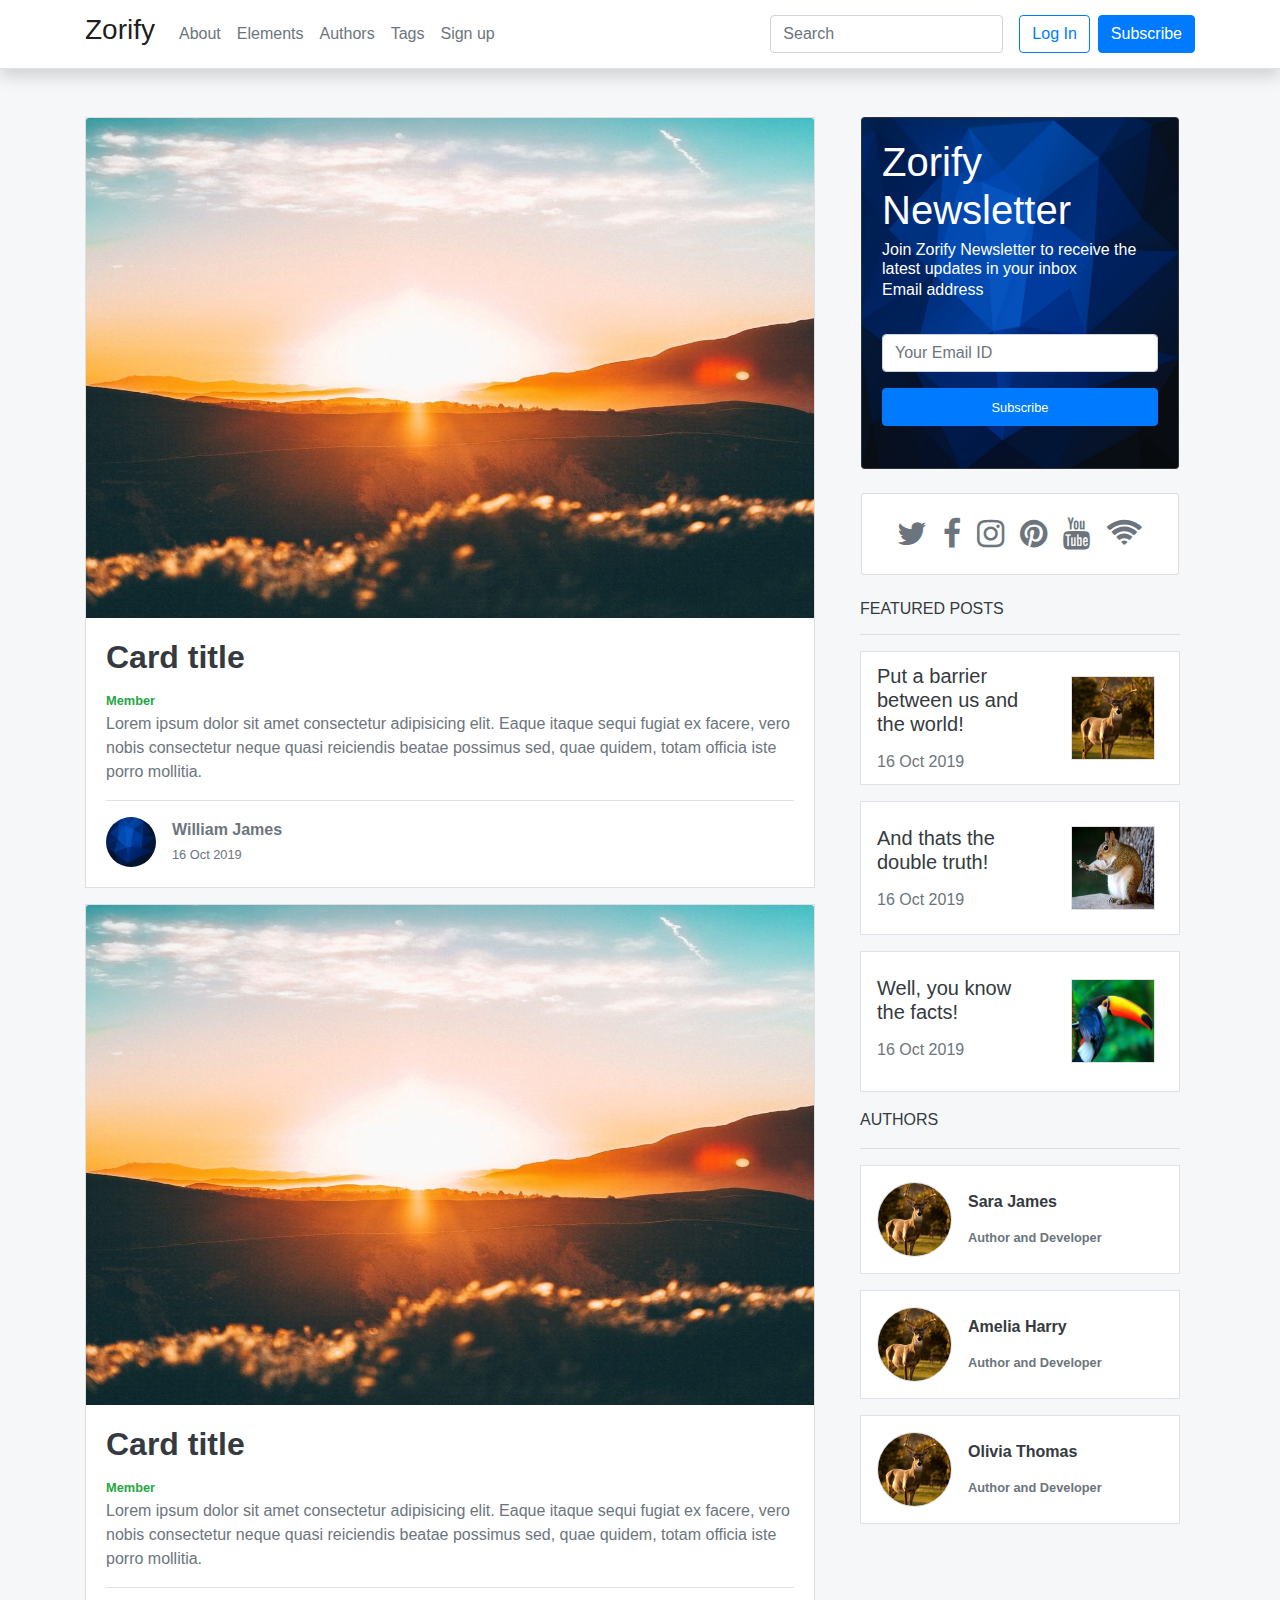
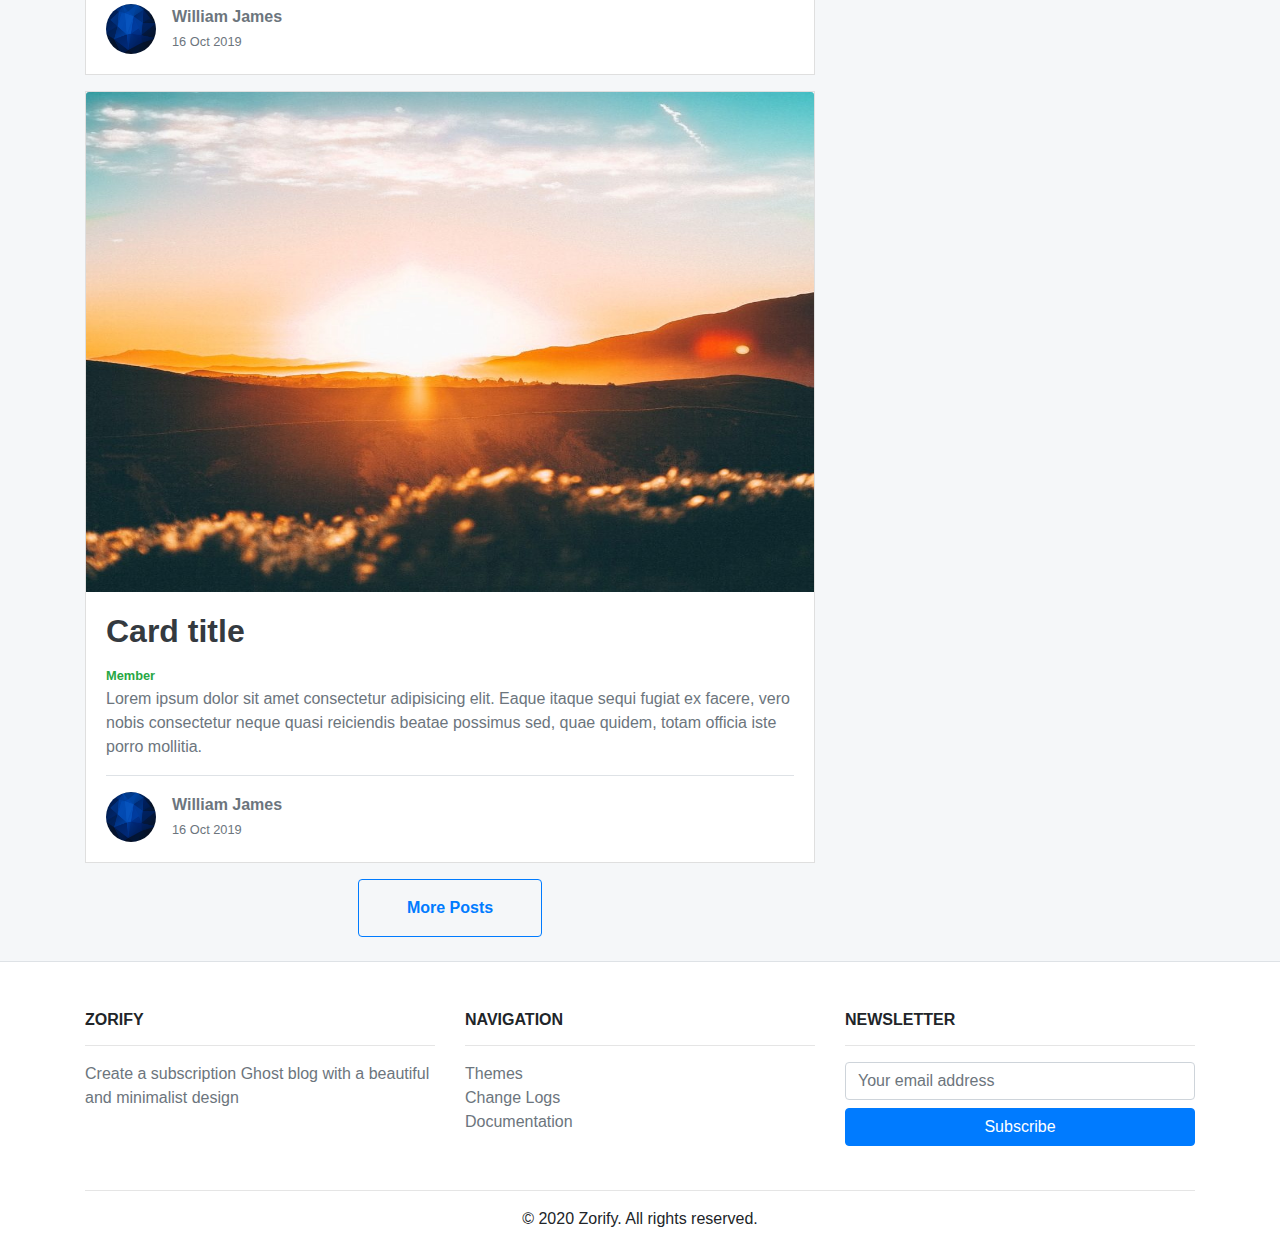
<file: index.html>
<!DOCTYPE html>
<html lang="en">

<head>
  <meta charset="UTF-8">
  <meta name="viewport" content="width=device-width, initial-scale=1.0">
  <title>Homepage - Zorify</title>

  <link rel="stylesheet" href="https://stackpath.bootstrapcdn.com/bootstrap/4.5.2/css/bootstrap.min.css">

  <!-- Custom Stylesheet -->
  <link rel="stylesheet" href="assets/css/style.css">
  <link rel="stylesheet" href="https://cdnjs.cloudflare.com/ajax/libs/font-awesome/4.7.0/css/font-awesome.min.css">

  <script src="https://code.jquery.com/jquery-3.5.1.slim.min.js"></script>
  <script src="https://cdn.jsdelivr.net/npm/popper.js@1.16.1/dist/umd/popper.min.js"></script>
  <script src="https://stackpath.bootstrapcdn.com/bootstrap/4.5.2/js/bootstrap.min.js"></script>

</head>

<body>

  <!-- Header -->
  <header class="header bg-white mb-5 rounded shadow">

    <div class="header bg-white mb-4 ">

      <nav class="navbar navbar-expand-lg navbar-light border-bottom">
        <div class="container">
          <a class="navbar-brand" href="/">
            <h3 class="text-bold">Zorify</h3>
          </a>
          <button class="navbar-toggler" type="button" data-toggle="collapse" data-target="#navbarSupportedContent" aria-controls="navbarSupportedContent" aria-expanded="false" aria-label="Toggle navigation">
            <span class="navbar-toggler-icon"></span>
          </button>

          <div class="collapse menu navbar-collapse text-secondary " id="navbarSupportedContent">
            <ul class="navbar-nav justify-content-center mr-auto h6 ">
              <li class="nav-item active">
                <a class="nav-link text-muted " href="post2.html">About <span class="sr-only">(current)</span></a>
              </li>
              <li class="nav-item active">
                <a class="nav-link text-muted " href="#">Elements <span class="sr-only">(current)</span></a>
              </li>
              
              <li class="nav-item active">
                <a class="nav-link text-muted " href="authors.html">Authors <span class="sr-only">(current)</span></a>
              </li>
              <li class="nav-item active">
                <a class="nav-link text-muted " href="tags.html">Tags<span class="sr-only">(current)</span></a>
              </li>
              <li class="nav-item active">
                <a class="nav-link text-muted " href="signup.html">Sign up<span class="sr-only">(current)</span></a>
              </li>
            </ul>
            <form class="form-inline my-2 my-lg-0">
              <input class="form-control mr-sm-2" type="search" placeholder="Search" aria-label="Search">
              <button class="btn btn-outline-primary my-2 mx-2 my-sm-0" type="submit">Log In</button>
              <button class="btn btn-primary my-2 my-sm-0 " type="submit">Subscribe</button>
            </form>
          </div>
        </div>
      </nav>

      
    </div>
  </header>


  <div class="container">

    <div class="row">
      <div class="col-lg-8">

        <!-- Blog posts -->
        <div class="card mb-3 rounded-0">
          <a href="post2.html" class="text-decoration-none text-dark">
            <img src="assets/images/temp1.jpg" height="500" class="card-img-top">
            <div class="card-body">
              <h5 class="card-title h2 font-weight-bold">Card title</h5>
              <small class="card-subtitle text-success font-weight-bold ">Member</small>
              <p class="text-muted ">Lorem ipsum dolor sit amet consectetur adipisicing elit. Eaque itaque sequi fugiat
                ex facere, vero nobis consectetur neque quasi reiciendis beatae possimus sed, quae quidem, totam officia
                iste porro mollitia.
              </p>
              <div class="d-flex align-items-center pt-3 border-top">
                <img src="assets/images/bgr.jpg" class="rounded-circle mr-3" height="50" width="50">
                <div>
                  <a href="#" class="h6 font-weight-bold m-0 text-muted">William James</a><br>
                  <small class="text-muted m-0">16 Oct 2019</small>
                </div>
              </div>
            </div>
          </a>
        </div>

        <div class="card mb-3 rounded-0">
          <a href="" class="text-decoration-none text-dark">
            <img src="assets/images/temp1.jpg" height="500" class="card-img-top">
            <div class="card-body">
              <h5 class="card-title h2 font-weight-bold">Card title</h5>
              <small class="card-subtitle text-success font-weight-bold">Member</small>
              <p class="text-muted">Lorem ipsum dolor sit amet consectetur adipisicing elit. Eaque itaque sequi fugiat
                ex facere, vero nobis consectetur neque quasi reiciendis beatae possimus sed, quae quidem, totam officia
                iste porro mollitia.
              </p>
              <div class="d-flex align-items-center pt-3 border-top">
                <img src="assets/images/bgr.jpg" class="rounded-circle mr-3" height="50" width="50">
                <div>
                  <a href="#" class="h6 font-weight-bold m-0 text-muted">William James</a><br>
                  <small class="text-muted m-0">16 Oct 2019</small>
                </div>
              </div>
            </div>
          </a>
        </div>
        <div class="card mb-3 rounded-0">
          <a href="" class="text-dark text-decoration-none">
            <img src="assets/images/temp1.jpg" height="500" class="card-img-top">
            <div class="card-body">
              <h5 class="card-title h2 font-weight-bold">Card title</h5>
              <small class="card-subtitle text-success font-weight-bold ">Member</small>
              <p class="text-muted">Lorem ipsum dolor sit amet consectetur adipisicing elit. Eaque itaque sequi fugiat
                ex facere, vero nobis consectetur neque quasi reiciendis beatae possimus sed, quae quidem, totam officia
                iste porro mollitia.
              </p>
              <div class="d-flex align-items-center pt-3 border-top">
                <img src="assets/images/bgr.jpg" class="rounded-circle mr-3" height="50" width="50">
                <div>
                  <a href="#" class="h6 font-weight-bold m-0 text-muted">William James</a><br>
                  <small class="text-muted m-0">16 Oct 2019</small>
                </div>
              </div>
            </div>
          </a>
        </div>
        <div class="text-center mb-4">
          <a class="btn btn-outline-primary font-weight-bold px-5 py-3" href="#" role="button">More Posts</a>
        </div>
      </div>

      <div class="col-lg-4">

        <!-- Sidebar -->
        <div class="card bg-dark mx-3 text-white">
          <img src="assets/images/bgr.jpg" class="card-img" height="350">
          <div class="card-img-overlay">
            <h1 class="card-title text-decoration-none">Zorify Newsletter</h1>
            <h6 class="card-subtitle ">Join Zorify Newsletter to receive the latest updates in your inbox</h6>
            <form>
              <div class="form-group">
                <label for="exampleFormControlInput1">Email address</label>
                <input type="email" class="form-control mt-4" id="emailid" placeholder="Your Email ID">
                <button type="submit" class="btn btn-primary btn-block mt-3"><small>Subscribe</small></button>
              </div>
            </form>
          </div>
        </div>
        <div class="card my-4 mx-3">
          <div class="d-flex flex-row justify-content-center border-0 p-4">
            <a href="#" class="fa fa-twitter fa-2x px-2 text-muted text-decoration-none"></a>
            <a href="#" class="fa fa-facebook fa-2x px-2 text-muted text-decoration-none"></a>
            <a href="#" class="fa fa-instagram fa-2x px-2 text-muted text-decoration-none"></a>
            <a href="#" class="fa fa-pinterest fa-2x px-2 text-muted text-decoration-none"></a>
            <a href="#" class="fa fa-youtube fa-2x px-2 text-muted text-decoration-none"></a>
            <a href="#" class="fa fa-wifi fa-2x px-2 text-muted text-decoration-none"></a>
          </div>
        </div>
        <div class="container">
          <h6 class="text-dark text-uppercase">Featured posts</h6>
          <hr>
          <a href="#" class="d-flex flex-row border bg-white mb-3 align-items-center justify-content-between text-decoration-none">
            <div class="px-3 h5 text-dark m-0 ct">
              <p id="ct">Put a barrier between us and the world!</p>
              <p class="text-muted h6 m-0">16 Oct 2019</p>
            </div>
            <div class="p-4"><img src="assets/images/a1.jpg" class="ml-0 border" height="84" width="84"></div>
          </a>
          <a href="#" class="d-flex flex-row border bg-white mb-3 align-items-center justify-content-between text-decoration-none">
            <div class="px-3 h5 text-dark m-0 ct">
              <p id="ct">And thats the double truth!</p>
              <p class="text-muted h6 m-0">16 Oct 2019</p>
            </div>
            <div class="p-4"><img src="assets/images/a2.jpg" class="ml-0 border" height="84" width="84"></div>
          </a>
          <a href="#" class="d-flex flex-row border bg-white mb-3 align-items-center justify-content-between text-decoration-none">
            <div class="px-3 h5 py-4 text-dark m-0">
              <p id="ct">Well, you know the facts!</p>
              <p class="text-muted h6 mt-0">16 Oct 2019</p>
            </div>
            <div class="p-4"><img src="assets/images/a3.jpg" class="ml-0 border" height="84" width="84"></div>
          </a>
        </div>

        <div class="container">
          <a class="h6 text-decoration-none text-dark text-uppercase" href="#">Authors&nbsp;</a>
          <hr>
          <a class="d-flex flex-row border bg-white mb-3 align-items-center text-decoration-none" href="#">
            <div class="p-3"><img src="assets/images/a1.jpg" class="ml-0 border rounded-circle" height="75" width="75">
            </div>
            <div class="h6 text-dark author m-0 font-weight-bold">
              <p id="tc">Sara James</p>
              <small class="text-muted font-weight-bold">Author and Developer</small>
            </div>
          </a>
          <a class="d-flex flex-row border bg-white mb-3 align-items-center text-decoration-none author" href="#">
            <div class="p-3"><img src="assets/images/a1.jpg" class="ml-0 border rounded-circle" height="75" width="75">
            </div>
            <div class="h6 text-dark author m-0 font-weight-bold">
              <p id="tc">Amelia Harry</p>
              <small class="text-muted font-weight-bold">Author and Developer</small>
            </div>
          </a>
          <a class="d-flex flex-row border bg-white mb-3 align-items-center text-decoration-none author" href="#">
            <div class="p-3"><img src="assets/images/a1.jpg" class="ml-0 border rounded-circle" height="75" width="75">
            </div>
            <div class="h6 text-dark author m-0 font-weight-bold">
              <p id="tc">Olivia Thomas</p>
              <small class="text-muted font-weight-bold">Author and Developer</small>
            </div>
          </a>
        </div>
      </div>
    </div>

  </div>

  <!-- Footer -->
  <footer class="bg-white border-top">
    <div class="container text-center text-md-left"" >
      <div class="row">
        <div class="col-md-4 my-5">
          <h6 class="text-uppercase font-weight-bold">Zorify</h6>
          <hr>
          <p class="text-muted">Create a subscription Ghost blog with a beautiful and minimalist design</p>
        </div>

        <div class="col-md-4 mt-5">
          <h6 class="text-uppercase font-weight-bold">Navigation</h6>
          <hr>
          <ul class="list-unstyled m-0">
            <li>
              <a href="#" class="text-decoration-none text-muted">Themes</a>
            </li>
            <li>
              <a href="#" class="text-decoration-none text-muted">Change Logs</a>
            </li>
            <li>
              <a href="#" class="text-decoration-none text-muted">Documentation</a>
            </li>
          </ul>
        </div>

        <div class="col-md-4 mt-5">
          <h6 class="text-uppercase font-weight-bold">Newsletter</h6>
          <hr>
          <input type="email" class="form-control mb-2" placeholder="Your email address">
          <button class="btn btn-primary btn-block" type="submit">Subscribe</button>
        </div>

        <div class="col-md-12 text-center pb-4">
          <hr>
          <p class="m-0">© 2020 Zorify. All rights reserved.</p>
        </div>
      </div>
    </div>
  </footer>


</body>

</html>
</file>
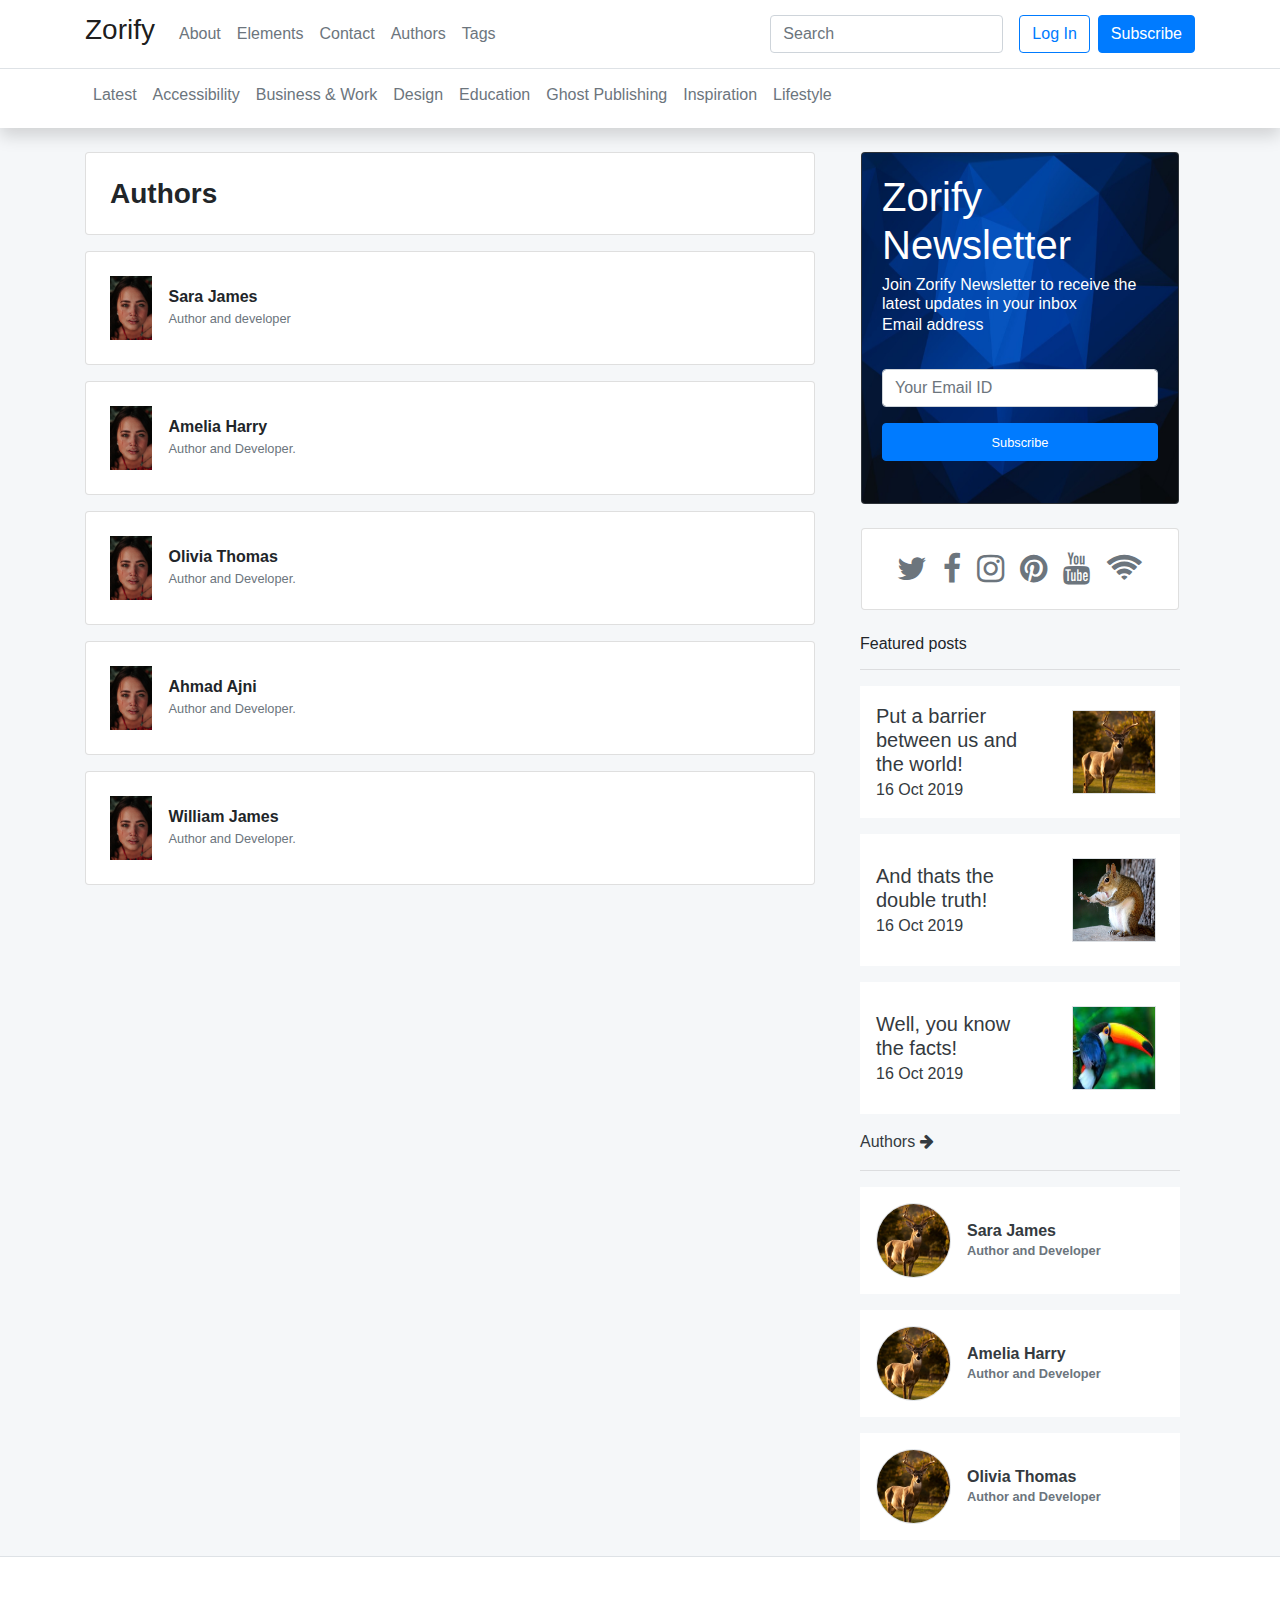
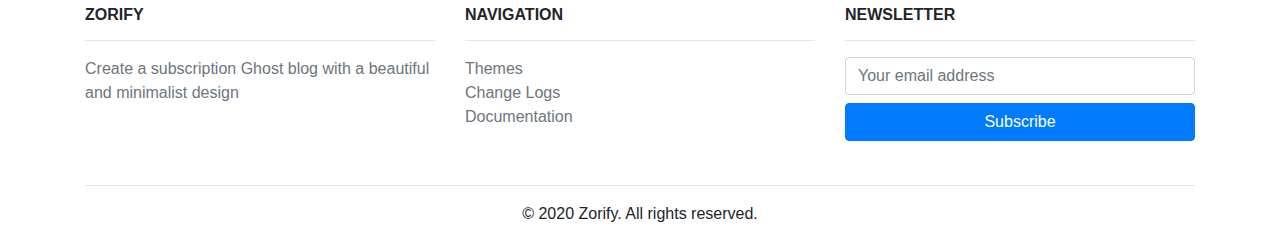
<file: authors.html>
<!DOCTYPE html>
<html lang="en">

<head>
  <meta charset="UTF-8">
  <meta name="viewport" content="width=device-width, initial-scale=1.0">
  <title>Authors</title>

  <link rel="stylesheet" href="https://stackpath.bootstrapcdn.com/bootstrap/4.5.2/css/bootstrap.min.css">

  <!-- Custom Stylesheet -->
  <link rel="stylesheet" href="assets/css/style.css">
  <link rel="stylesheet" href="https://cdnjs.cloudflare.com/ajax/libs/font-awesome/4.7.0/css/font-awesome.min.css">

  <script src="https://code.jquery.com/jquery-3.5.1.slim.min.js"></script>
  <script src="https://cdn.jsdelivr.net/npm/popper.js@1.16.1/dist/umd/popper.min.js"></script>
  <script src="https://stackpath.bootstrapcdn.com/bootstrap/4.5.2/js/bootstrap.min.js"></script>
</head>

<body>

  <!-- Header -->
  <div class="header bg-white mb-4 shadow">

    <nav class="navbar navbar-expand-lg navbar-light border-bottom">
      <div class="container">
        <a class="navbar-brand" href="/">
          <h3 class="text-bold">Zorify</h3>
        </a>
        <button class="navbar-toggler" type="button" data-toggle="collapse" data-target="#navbarSupportedContent" aria-controls="navbarSupportedContent" aria-expanded="false" aria-label="Toggle navigation">
          <span class="navbar-toggler-icon"></span>
        </button>

        <div class="collapse menu navbar-collapse text-secondary " id="navbarSupportedContent">
          <ul class="navbar-nav mr-auto h6 ">
            <li class="nav-item active">
              <a class="nav-link text-muted " href="post2.html">About <span class="sr-only">(current)</span></a>
            </li>
            <li class="nav-item active">
              <a class="nav-link text-muted " href="#">Elements <span class="sr-only">(current)</span></a>
            </li>
            <li class="nav-item active">
              <a class="nav-link text-muted " href="#">Contact<span class="sr-only">(current)</span></a>
            </li>
            <li class="nav-item active">
              <a class="nav-link text-muted " href="authors.html">Authors <span class="sr-only">(current)</span></a>
            </li>
            <li class="nav-item active">
              <a class="nav-link text-muted " href="tags.html">Tags<span class="sr-only">(current)</span></a>
            </li>
          </ul>
          <form class="form-inline my-2 my-lg-0">
            <input class="form-control mr-sm-2" type="search" placeholder="Search" aria-label="Search">
            <button class="btn btn-outline-primary my-2 mx-2 my-sm-0" type="submit">Log In</button>
            <button class="btn btn-primary my-2 my-sm-0 " type="submit">Subscribe</button>
          </form>
        </div>
      </div>
    </nav>


    <nav class="navbar navbar-expand-lg navbar-light">

      <div class="container">
        <div class="collapse navbar-collapse topnav" id="navbarSupportedContent">
          <ul class="navbar-nav mr-auto h6 mb-2">
            <li class="nav-item active ">
              <a class="nav-link text-muted " href="index.html">Latest<span class="sr-only">(current)</span></a>
            </li>
            <li class="nav-item active">
              <a class="nav-link text-muted" href="#">Accessibility</a>
            </li>
            <li class="nav-item active">
              <a class="nav-link text-muted" href="#">Business & Work </a>
            </li>
            <li class="nav-item active">
              <a class="nav-link text-muted" href="#">Design</a>
            </li>
            <li class="nav-item active">
              <a class="nav-link text-muted" href="#">Education</a>
            </li>
            <li class="nav-item active">
              <a class="nav-link text-muted" href="#">Ghost Publishing</a>
            </li>
            <li class="nav-item active">
              <a class="nav-link text-muted" href="#">Inspiration</a>
            </li>
            <li class="nav-item active">
              <a class="nav-link text-muted" href="#">Lifestyle</a>
            </li>
          </ul>
        </div>
      </div>
    </nav>
  </div>

  <div class="container ">

    <div class="row">
      <div class="col-sm-8">
        <div class="card p-4">
          <h1 class="header h3 m-0 font-weight-bold">Authors</h1>
        </div>

        <div class="card flex-row flex-wrap align-items-center p-4 my-3">
          <img src="assets/images/profile1.jpeg" height="64">
          <div class="card-block ml-3">
            <div class="card-title h6 font-weight-bold m-0">Sara James</div>
            <small class="card-subtitle text-muted m-0">Author and developer</small>
          </div>
        </div>
        <div class="card flex-row flex-wrap align-items-center p-4 my-3">
          <img src="assets/images/profile1.jpeg" height="64">
          <div class="card-block ml-3">
            <div class="card-title h6 font-weight-bold m-0">Amelia Harry</div>
            <small class="card-subtitle text-muted ">Author and Developer.</small>
          </div>
        </div>
        <div class="card flex-row flex-wrap align-items-center p-4 my-3">
          <img src="assets/images/profile1.jpeg" height="64">
          <div class="card-block ml-3">
            <div class="card-title h6 font-weight-bold m-0">Olivia Thomas</div>
            <small class="card-subtitle text-muted ">Author and Developer.</small>
          </div>
        </div>
        <div class="card flex-row flex-wrap align-items-center p-4 my-3">
          <img src="assets/images/profile1.jpeg" height="64">
          <div class="card-block ml-3">
            <div class="card-title h6 font-weight-bold m-0">Ahmad Ajni</div>
            <small class="card-subtitle text-muted ">Author and Developer.</small>
          </div>
        </div>
        <div class="card flex-row flex-wrap align-items-center p-4 my-3">
          <img src="assets/images/profile1.jpeg" height="64">
          <div class="card-block ml-3">
            <div class="card-title h6 font-weight-bold m-0">William James</div>
            <small class="card-subtitle text-muted ">Author and Developer.</small>
          </div>
        </div>
      </div>
      <div class="col-sm-4">

        <!-- Sidebar -->
        <div class="card bg-dark mx-3 text-white">
          <img src="assets/images/bgr.jpg" class="card-img" height="350">
          <div class="card-img-overlay">
            <h1 class="card-title">Zorify Newsletter</h1>
            <h6 class="card-subtitle ">Join Zorify Newsletter to receive the latest updates in your inbox</h6>
            <form>
              <div class="form-group">
                <label for="exampleFormControlInput1">Email address</label>
                <input type="email" class="form-control mt-4" id="emailid" placeholder="Your Email ID">
                <button type="submit" class="btn btn-primary btn-block mt-3"><small>Subscribe</small></button>
              </div>
            </form>
          </div>
        </div>
        <div class="card my-4 mx-3">
          <div class="d-flex flex-row justify-content-center border-0 p-4">
            <a href="#" class="fa fa-twitter fa-2x px-2 text-muted text-decoration-none"></a>
            <a href="#" class="fa fa-facebook fa-2x px-2 text-muted text-decoration-none"></a>
            <a href="#" class="fa fa-instagram fa-2x px-2 text-muted text-decoration-none"></a>
            <a href="#" class="fa fa-pinterest fa-2x px-2 text-muted text-decoration-none"></a>
            <a href="#" class="fa fa-youtube fa-2x px-2 text-muted text-decoration-none"></a>
            <a href="#" class="fa fa-wifi fa-2x px-2 text-muted text-decoration-none"></a>
          </div>
        </div>
        <div class="container">
          <h6 class="">Featured posts</h6>
          <hr>
          <a href="#" class="d-flex flex-row bg-white mb-3 align-items-center">
            <div class="px-3 h5 text-dark m-0">Put a barrier between us and the world!
              <footer class="pt-0 "><small class="text-dark">16 Oct 2019</small></footer>
            </div>
            <div class="p-4"><img src="assets/images/a1.jpg" class="ml-0 border" height="84" width="84"></div>
          </a>
          <a href="#" class="d-flex flex-row bg-white mb-3 align-items-center">
            <div class="px-3 h5 py-4 text-dark m-0">And thats the double truth!
              <footer class="pt-0 "><small class="text-dark">16 Oct 2019</small></footer>
            </div>
            <div class="p-4"><img src="assets/images/a2.jpg" class="ml-0 border" height="84" width="84"></div>
          </a>
          <a href="#" class="d-flex flex-row bg-white mb-3 align-items-center">
            <div class="px-3 h5 py-4 text-dark m-0">Well, you know the facts!
              <footer class="pt-0 "><small class="text-dark">16 Oct 2019</small></footer>
            </div>
            <div class="p-4"><img src="assets/images/a3.jpg" class="ml-0 border" height="84" width="84"></div>
          </a>
        </div>

        <div class="container">
          <a class="h6 text-decoration-none text-dark" href="#">Authors&nbsp;<i class="fa fa-xs fa-arrow-right"></i></a>
          <hr>
          <a class="d-flex flex-row bg-white mb-3 align-items-center text-decoration-none" href="#">
            <div class="p-3"><img src="assets/images/a1.jpg" class="ml-0 border rounded-circle" height="75" width="75"></div>
            <div class="h6 text-dark author m-0 font-weight-bold">Sara James
              <footer class="pt-0 "><small class="text-muted font-weight-bold">Author and Developer</small></footer>
            </div>
          </a>
          <a class="d-flex flex-row bg-white mb-3 align-items-center text-decoration-none author" href="#">
            <div class="p-3"><img src="assets/images/a1.jpg" class="ml-0 border rounded-circle" height="75" width="75"></div>
            <div class="h6 text-dark author m-0 font-weight-bold">Amelia Harry
              <footer class="pt-0 "><small class="text-muted font-weight-bold">Author and Developer</small></footer>
            </div>
          </a>
          <a class="d-flex flex-row bg-white mb-3 align-items-center text-decoration-none author" href="#">
            <div class="p-3"><img src="assets/images/a1.jpg" class="ml-0 border rounded-circle" height="75" width="75"></div>
            <div class="h6 text-dark author m-0 font-weight-bold">Olivia Thomas
              <footer class="pt-0 "><small class="text-muted font-weight-bold">Author and Developer</small></footer>
            </div>
          </a>
        </div>
      </div>
    </div>

  </div>

  <!-- Footer -->
  <footer class=" bg-white border-top">
    <div class="container text-center text-md-left">
      <div class="row">
        <div class="col-md-4 my-5">
          <h6 class="text-uppercase font-weight-bold">Zorify</h6>
          <hr>
          <p class="text-muted">Create a subscription Ghost blog with a beautiful and minimalist design</p>
        </div>

        <div class="col-md-4 mt-5">
          <h6 class="text-uppercase font-weight-bold">Navigation</h6>
          <hr>
          <ul class="list-unstyled m-0">
            <li>
              <a href="#" class="text-decoration-none text-muted">Themes</a>
            </li>
            <li>
              <a href="#" class="text-decoration-none text-muted">Change Logs</a>
            </li>
            <li>
              <a href="#" class="text-decoration-none text-muted">Documentation</a>
            </li>
          </ul>
        </div>

        <div class="col-md-4 mt-5">
          <h6 class="text-uppercase font-weight-bold">Newsletter</h6>
          <hr>
          <input type="email" class="form-control mb-2" placeholder="Your email address">
          <button class="btn btn-primary btn-block" type="submit">Subscribe</button>
        </div>

        <div class="col-md-12 text-center pb-4">
          <hr>
          <p class="m-0">© 2020 Zorify. All rights reserved.</p>
        </div>
      </div>
    </div>
  </footer>
</body>

</html>
</file>
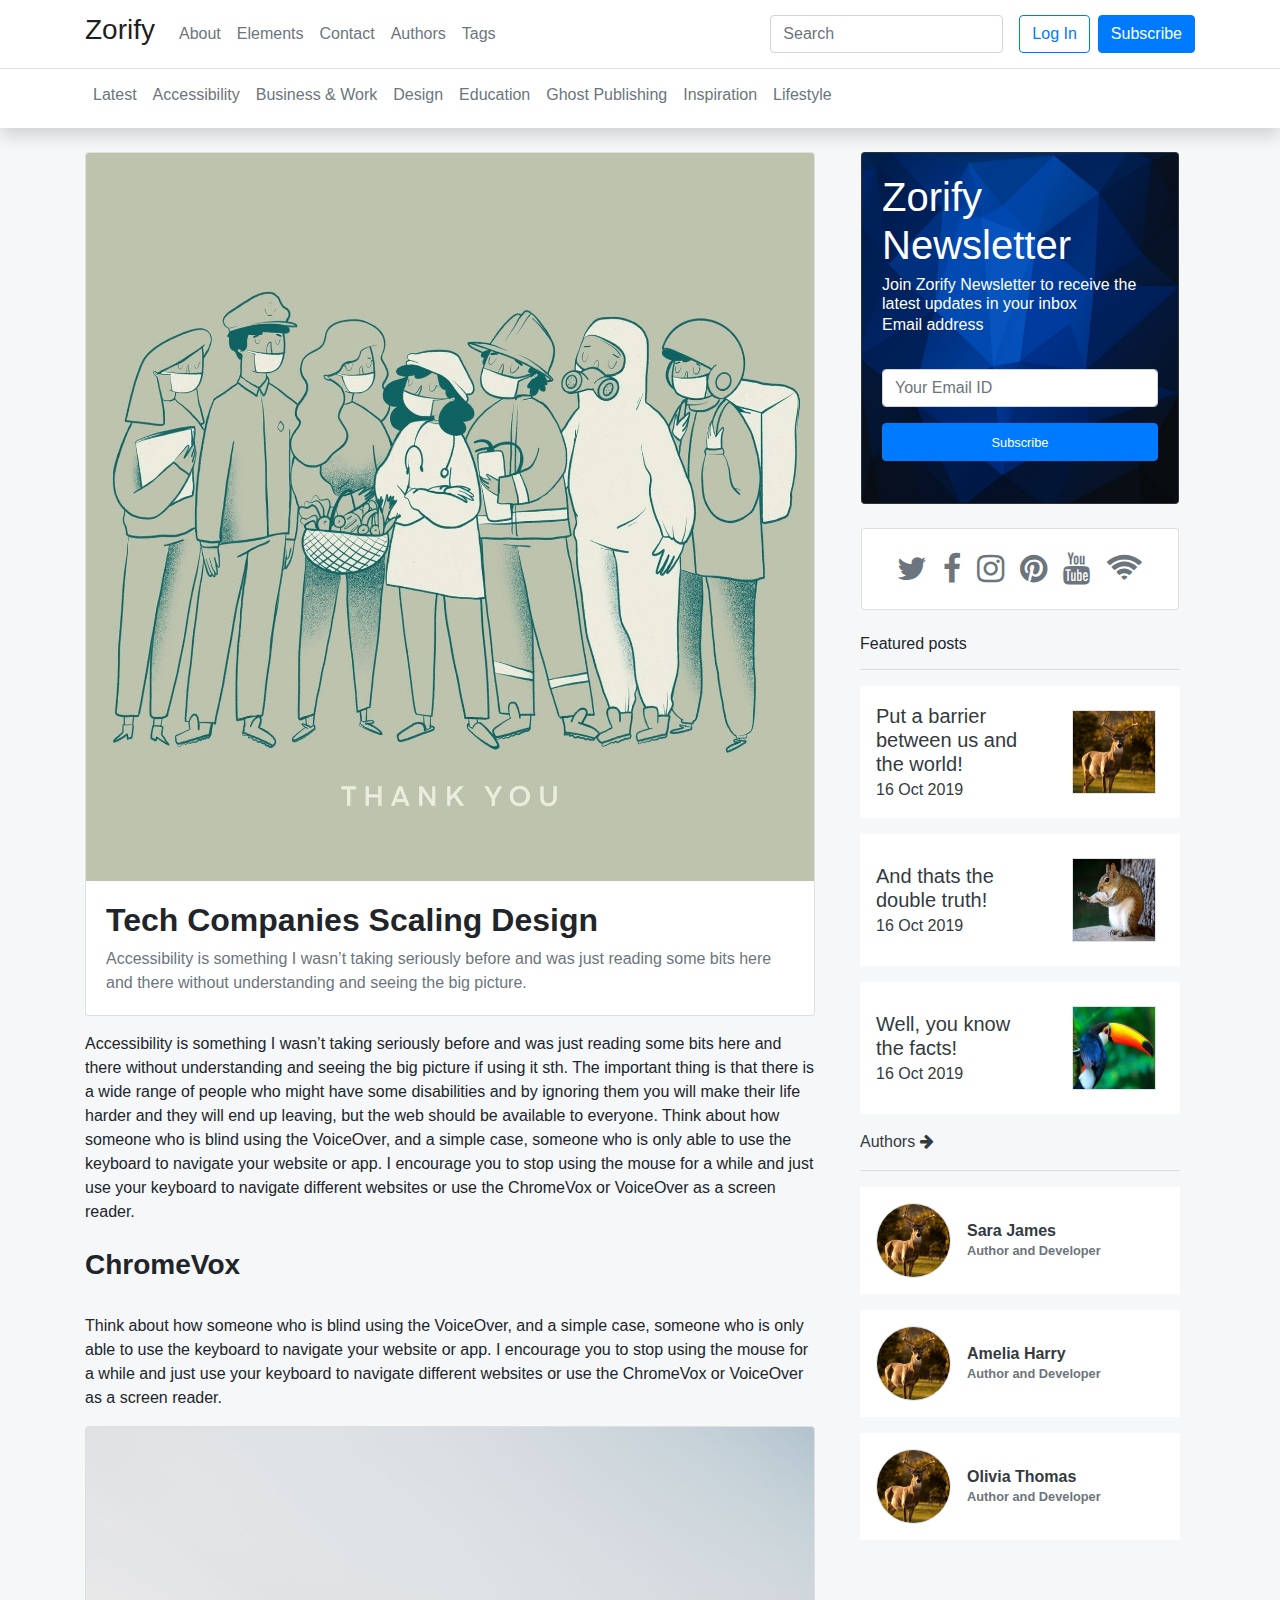
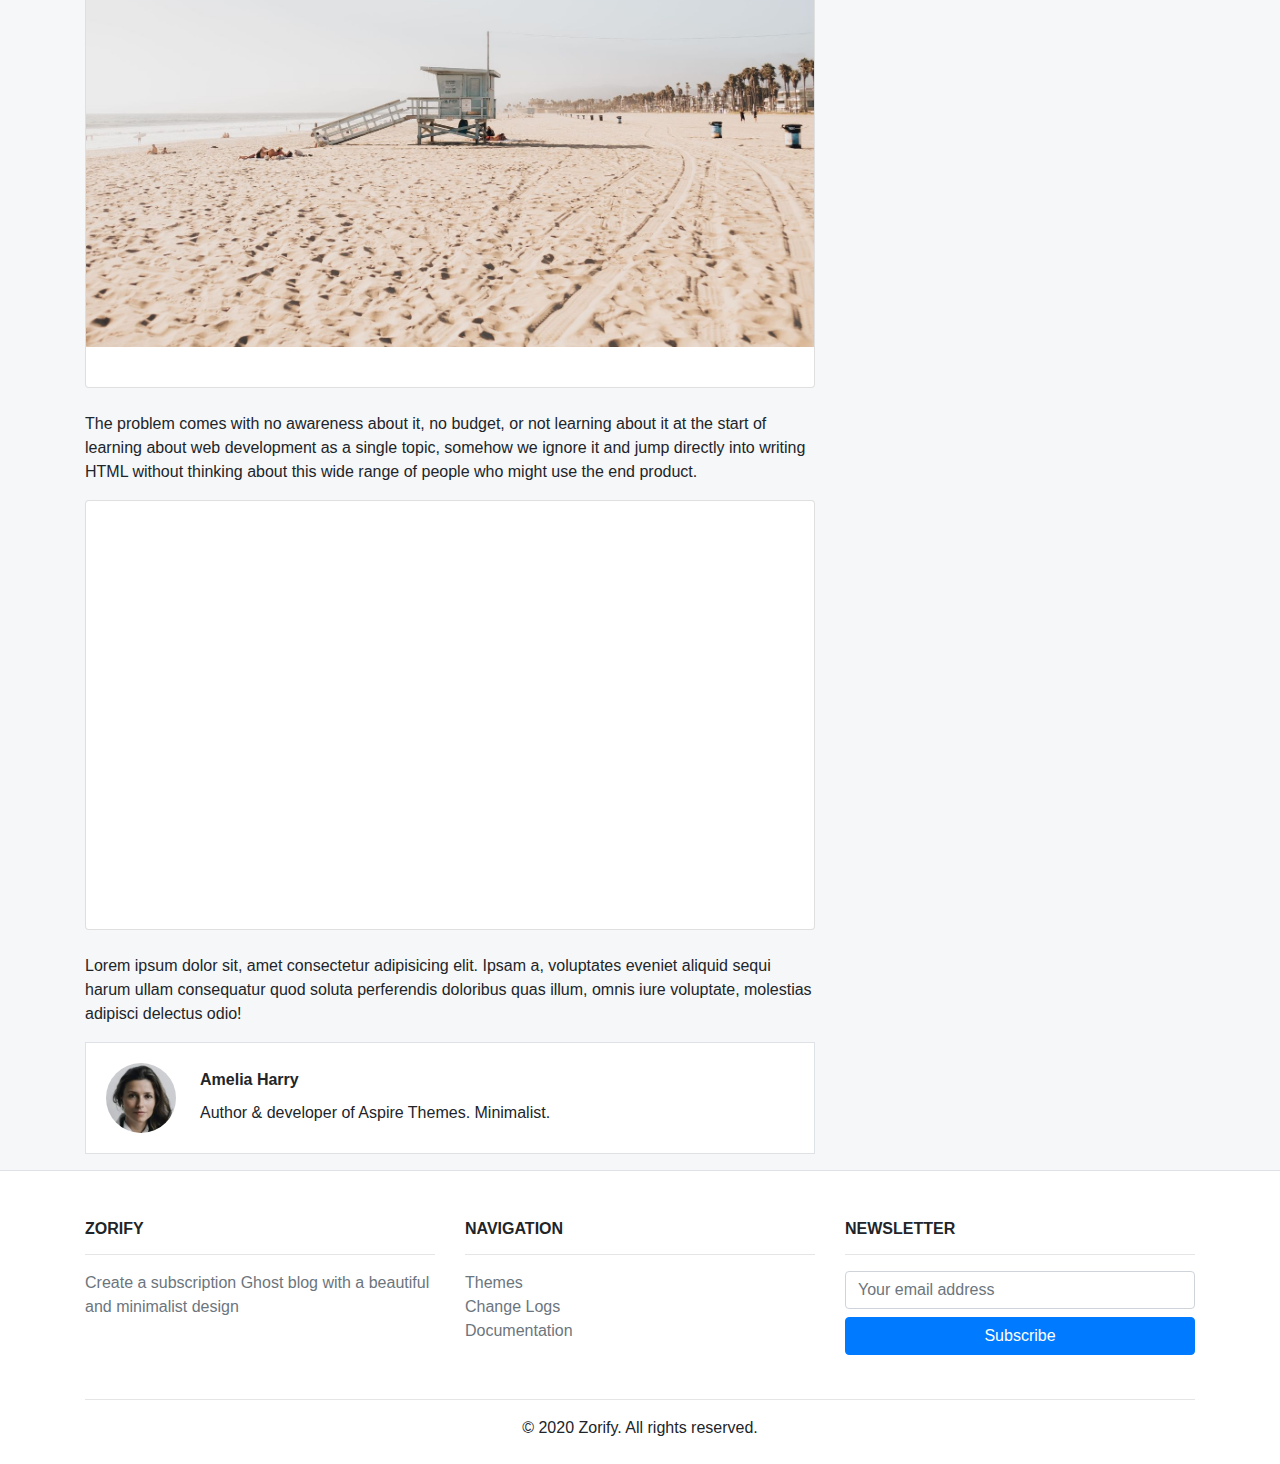
<file: post2.html>
<!DOCTYPE html>
<html lang="en">

<head>
  <meta charset="UTF-8">
  <meta name="viewport" content="width=device-width, initial-scale=1.0">
  <title>Homepage - Zorify</title>

  <link rel="stylesheet" href="https://stackpath.bootstrapcdn.com/bootstrap/4.5.2/css/bootstrap.min.css">

  <!-- Custom Stylesheet -->
  <link rel="stylesheet" href="/assets/css/style.css">
  <link rel="stylesheet" href="https://cdnjs.cloudflare.com/ajax/libs/font-awesome/4.7.0/css/font-awesome.min.css">

  <script src="https://code.jquery.com/jquery-3.5.1.slim.min.js"></script>
  <script src="https://cdn.jsdelivr.net/npm/popper.js@1.16.1/dist/umd/popper.min.js"></script>
  <script src="https://stackpath.bootstrapcdn.com/bootstrap/4.5.2/js/bootstrap.min.js"></script>

</head>

<body>

  <!-- Header -->
  <div class="header bg-white mb-4 shadow">

    <nav class="navbar navbar-expand-lg navbar-light border-bottom">
      <div class="container">
        <a class="navbar-brand" href="/">
          <h3 class="text-bold">Zorify</h3>
        </a>
        <button class="navbar-toggler" type="button" data-toggle="collapse" data-target="#navbarSupportedContent" aria-controls="navbarSupportedContent" aria-expanded="false" aria-label="Toggle navigation">
          <span class="navbar-toggler-icon"></span>
        </button>

        <div class="collapse menu navbar-collapse text-secondary " id="navbarSupportedContent">
          <ul class="navbar-nav mr-auto h6 ">
            <li class="nav-item active">
              <a class="nav-link text-muted " href="post2.html">About <span class="sr-only">(current)</span></a>
            </li>
            <li class="nav-item active">
              <a class="nav-link text-muted " href="#">Elements <span class="sr-only">(current)</span></a>
            </li>
            <li class="nav-item active">
              <a class="nav-link text-muted " href="#">Contact<span class="sr-only">(current)</span></a>
            </li>
            <li class="nav-item active">
              <a class="nav-link text-muted " href="authors.html">Authors <span class="sr-only">(current)</span></a>
            </li>
            <li class="nav-item active">
              <a class="nav-link text-muted " href="tags.html">Tags<span class="sr-only">(current)</span></a>
            </li>
          </ul>
          <form class="form-inline my-2 my-lg-0">
            <input class="form-control mr-sm-2" type="search" placeholder="Search" aria-label="Search">
            <button class="btn btn-outline-primary my-2 mx-2 my-sm-0" type="submit">Log In</button>
            <button class="btn btn-primary my-2 my-sm-0 " type="submit">Subscribe</button>
          </form>
        </div>
      </div>
    </nav>

    <nav class="navbar navbar-expand-lg navbar-light">

      <div class="container">
        <div class="collapse navbar-collapse topnav" id="navbarSupportedContent">
          <ul class="navbar-nav mr-auto h6 mb-2">
            <li class="nav-item active ">
              <a class="nav-link text-muted " href="index.html">Latest<span class="sr-only">(current)</span></a>
            </li>
            <li class="nav-item active">
              <a class="nav-link text-muted" href="#">Accessibility</a>
            </li>
            <li class="nav-item active">
              <a class="nav-link text-muted" href="#">Business & Work </a>
            </li>
            <li class="nav-item active">
              <a class="nav-link text-muted" href="#">Design</a>
            </li>
            <li class="nav-item active">
              <a class="nav-link text-muted" href="#">Education</a>
            </li>
            <li class="nav-item active">
              <a class="nav-link text-muted" href="#">Ghost Publishing</a>
            </li>
            <li class="nav-item active">
              <a class="nav-link text-muted" href="#">Inspiration</a>
            </li>
            <li class="nav-item active">
              <a class="nav-link text-muted" href="#">Lifestyle</a>
            </li>
          </ul>
        </div>
      </div>
    </nav>
  </div>

  <div class="container">

    <div class="row">
      <div class="col-sm-8">

        <!-- Blog posts -->
        <div class="card mb-3">
          <img src="assets/images/img1.jpg" class="card-img-top">
          <div class="card-body">
            <h2 class="font-weight-bold">Tech Companies Scaling Design</h2>
            <p class="card-text text-muted">Accessibility is something I wasn’t taking seriously before and was just reading some bits here and there without understanding and seeing the big picture.</p>
          </div>

        </div>
        Accessibility is something I wasn’t taking seriously before and was just reading some bits here and there without understanding and seeing the big picture if using it sth.

        The important thing is that there is a wide range of people who might have some disabilities and by ignoring them you will make their life harder and they will end up leaving, but the web should be available to everyone.

        Think about how someone who is blind using the VoiceOver, and a simple case, someone who is only able to use the keyboard to navigate your website or app.

        I encourage you to stop using the mouse for a while and just use your keyboard to navigate different websites or use the ChromeVox or VoiceOver as a screen reader.
        <br>
        <br>

        <h3 class="font-weight-bold">ChromeVox</h3>
        <br>
        <p>Think about how someone who is blind using the VoiceOver, and a simple case, someone who is only able to use the keyboard to navigate your website or app. I encourage you to stop using the mouse for a while and just use your keyboard to navigate different websites or use the ChromeVox or VoiceOver as a screen reader.</p>
        <div class="card mb-4">
          <img src="assets/images/img2.jpg" class="card-img-top">
          <div class="card-body">


          </div>
        </div>
        <p class="card-text">The problem comes with no awareness about it, no budget, or not learning about it at the start of learning about web development as a single topic, somehow we ignore it and jump directly into writing HTML without thinking about this wide range of people who might use the end product.</p>
        <div class="card mb-4">
          <iframe width="691" height="388" src="https://www.youtube.com/embed/FOIjvHjK0Rw" class="card-img-top" frameborder="0" allow="accelerometer; autoplay; encrypted-media; gyroscope; picture-in-picture" allowfullscreen></iframe>
          <div class="card-body">


          </div>
        </div>
        <p class="card-text">Lorem ipsum dolor sit, amet consectetur adipisicing elit. Ipsam a, voluptates eveniet aliquid sequi harum ullam consequatur quod soluta perferendis doloribus quas illum, omnis iure voluptate, molestias adipisci delectus odio!</p>


        <div class="border-0  bg-white mb-3">

          <div class=" card-body justify-content-start d-flex align-items-center border ">
            <span class=" icon d-flex justify-content-center flex-column align-items-center">
              <img src="assets/images/au1.jpg" class="rounded-circle width=" 70" height="70" alt=" msg">
            </span>
            <div class="ml-4 d-flex justify-content-start flex-column">
              <h6 class="card=title font-weight-bold ">Amelia Harry</h6>
              <p class="card-text m-0 p-0 mt-1 text-sm">Author & developer of Aspire Themes. Minimalist.</p>
            </div>
          </div>

        </div>

      </div>
      <div class="col-sm-4">

        <!-- Sidebar -->
        <div class="card bg-dark mx-3 text-white">
          <img src="assets/images/bgr.jpg" class="card-img" height="350">
          <div class="card-img-overlay">
            <h1 class="card-title">Zorify Newsletter</h1>
            <h6 class="card-subtitle ">Join Zorify Newsletter to receive the latest updates in your inbox</h6>
            <form>
              <div class="form-group">
                <label for="exampleFormControlInput1">Email address</label>
                <input type="email" class="form-control mt-4" id="emailid" placeholder="Your Email ID">
                <button type="submit" class="btn btn-primary btn-block mt-3"><small>Subscribe</small></button>
              </div>
            </form>
          </div>
        </div>
        <div class="card my-4 mx-3">
          <div class="d-flex flex-row justify-content-center border-0 p-4">
            <a href="#" class="fa fa-twitter fa-2x px-2 text-muted text-decoration-none"></a>
            <a href="#" class="fa fa-facebook fa-2x px-2 text-muted text-decoration-none"></a>
            <a href="#" class="fa fa-instagram fa-2x px-2 text-muted text-decoration-none"></a>
            <a href="#" class="fa fa-pinterest fa-2x px-2 text-muted text-decoration-none"></a>
            <a href="#" class="fa fa-youtube fa-2x px-2 text-muted text-decoration-none"></a>
            <a href="#" class="fa fa-wifi fa-2x px-2 text-muted text-decoration-none"></a>
          </div>
        </div>
        <div class="container">
          <h6 class="">Featured posts</h6>
          <hr>
          <a href="#" class="d-flex flex-row bg-white mb-3 align-items-center">
            <div class="px-3 h5 text-dark m-0">Put a barrier between us and the world!
              <footer class="pt-0 "><small class="text-dark">16 Oct 2019</small></footer>
            </div>
            <div class="p-4"><img src="assets/images/a1.jpg" class="ml-0 border" height="84" width="84"></div>
          </a>
          <a href="#" class="d-flex flex-row bg-white mb-3 align-items-center">
            <div class="px-3 h5 py-4 text-dark m-0">And thats the double truth!
              <footer class="pt-0 "><small class="text-dark">16 Oct 2019</small></footer>
            </div>
            <div class="p-4"><img src="assets/images/a2.jpg" class="ml-0 border" height="84" width="84"></div>
          </a>
          <a href="#" class="d-flex flex-row bg-white mb-3 align-items-center">
            <div class="px-3 h5 py-4 text-dark m-0">Well, you know the facts!
              <footer class="pt-0 "><small class="text-dark">16 Oct 2019</small></footer>
            </div>
            <div class="p-4"><img src="assets/images/a3.jpg" class="ml-0 border" height="84" width="84"></div>
          </a>
        </div>

        <div class="container">
          <a class="h6 text-decoration-none text-dark" href="#">Authors&nbsp;<i class="fa fa-xs fa-arrow-right"></i></a>
          <hr>
          <a class="d-flex flex-row bg-white mb-3 align-items-center text-decoration-none" href="#">
            <div class="p-3"><img src="assets/images/a1.jpg" class="ml-0 border rounded-circle" height="75" width="75"></div>
            <div class="h6 text-dark author m-0 font-weight-bold">Sara James
              <footer class="pt-0 "><small class="text-muted font-weight-bold">Author and Developer</small></footer>
            </div>
          </a>
          <a class="d-flex flex-row bg-white mb-3 align-items-center text-decoration-none author" href="#">
            <div class="p-3"><img src="assets/images/a1.jpg" class="ml-0 border rounded-circle" height="75" width="75"></div>
            <div class="h6 text-dark author m-0 font-weight-bold">Amelia Harry
              <footer class="pt-0 "><small class="text-muted font-weight-bold">Author and Developer</small></footer>
            </div>
          </a>
          <a class="d-flex flex-row bg-white mb-3 align-items-center text-decoration-none author" href="#">
            <div class="p-3"><img src="assets/images/a1.jpg" class="ml-0 border rounded-circle" height="75" width="75"></div>
            <div class="h6 text-dark author m-0 font-weight-bold">Olivia Thomas
              <footer class="pt-0 "><small class="text-muted font-weight-bold">Author and Developer</small></footer>
            </div>
          </a>
        </div>
      </div>
    </div>

  </div>


  </div>

  <!-- Footer -->
  <footer class=" bg-white border-top">
    <div class="container text-center text-md-left">
      <div class="row">
        <div class="col-md-4 my-5">
          <h6 class="text-uppercase font-weight-bold">Zorify</h6>
          <hr>
          <p class="text-muted">Create a subscription Ghost blog with a beautiful and minimalist design</p>
        </div>

        <div class="col-md-4 mt-5">
          <h6 class="text-uppercase font-weight-bold">Navigation</h6>
          <hr>
          <ul class="list-unstyled m-0">
            <li>
              <a href="#" class="text-decoration-none text-muted">Themes</a>
            </li>
            <li>
              <a href="#" class="text-decoration-none text-muted">Change Logs</a>
            </li>
            <li>
              <a href="#" class="text-decoration-none text-muted">Documentation</a>
            </li>
          </ul>
        </div>

        <div class="col-md-4 mt-5">
          <h6 class="text-uppercase font-weight-bold">Newsletter</h6>
          <hr>
          <input type="email" class="form-control mb-2" placeholder="Your email address">
          <button class="btn btn-primary btn-block" type="submit">Subscribe</button>
        </div>

        <div class="col-md-12 text-center pb-4">
          <hr>
          <p class="m-0">© 2020 Zorify. All rights reserved.</p>
        </div>
      </div>
    </div>
  </footer>
</body>

</html>
</file>
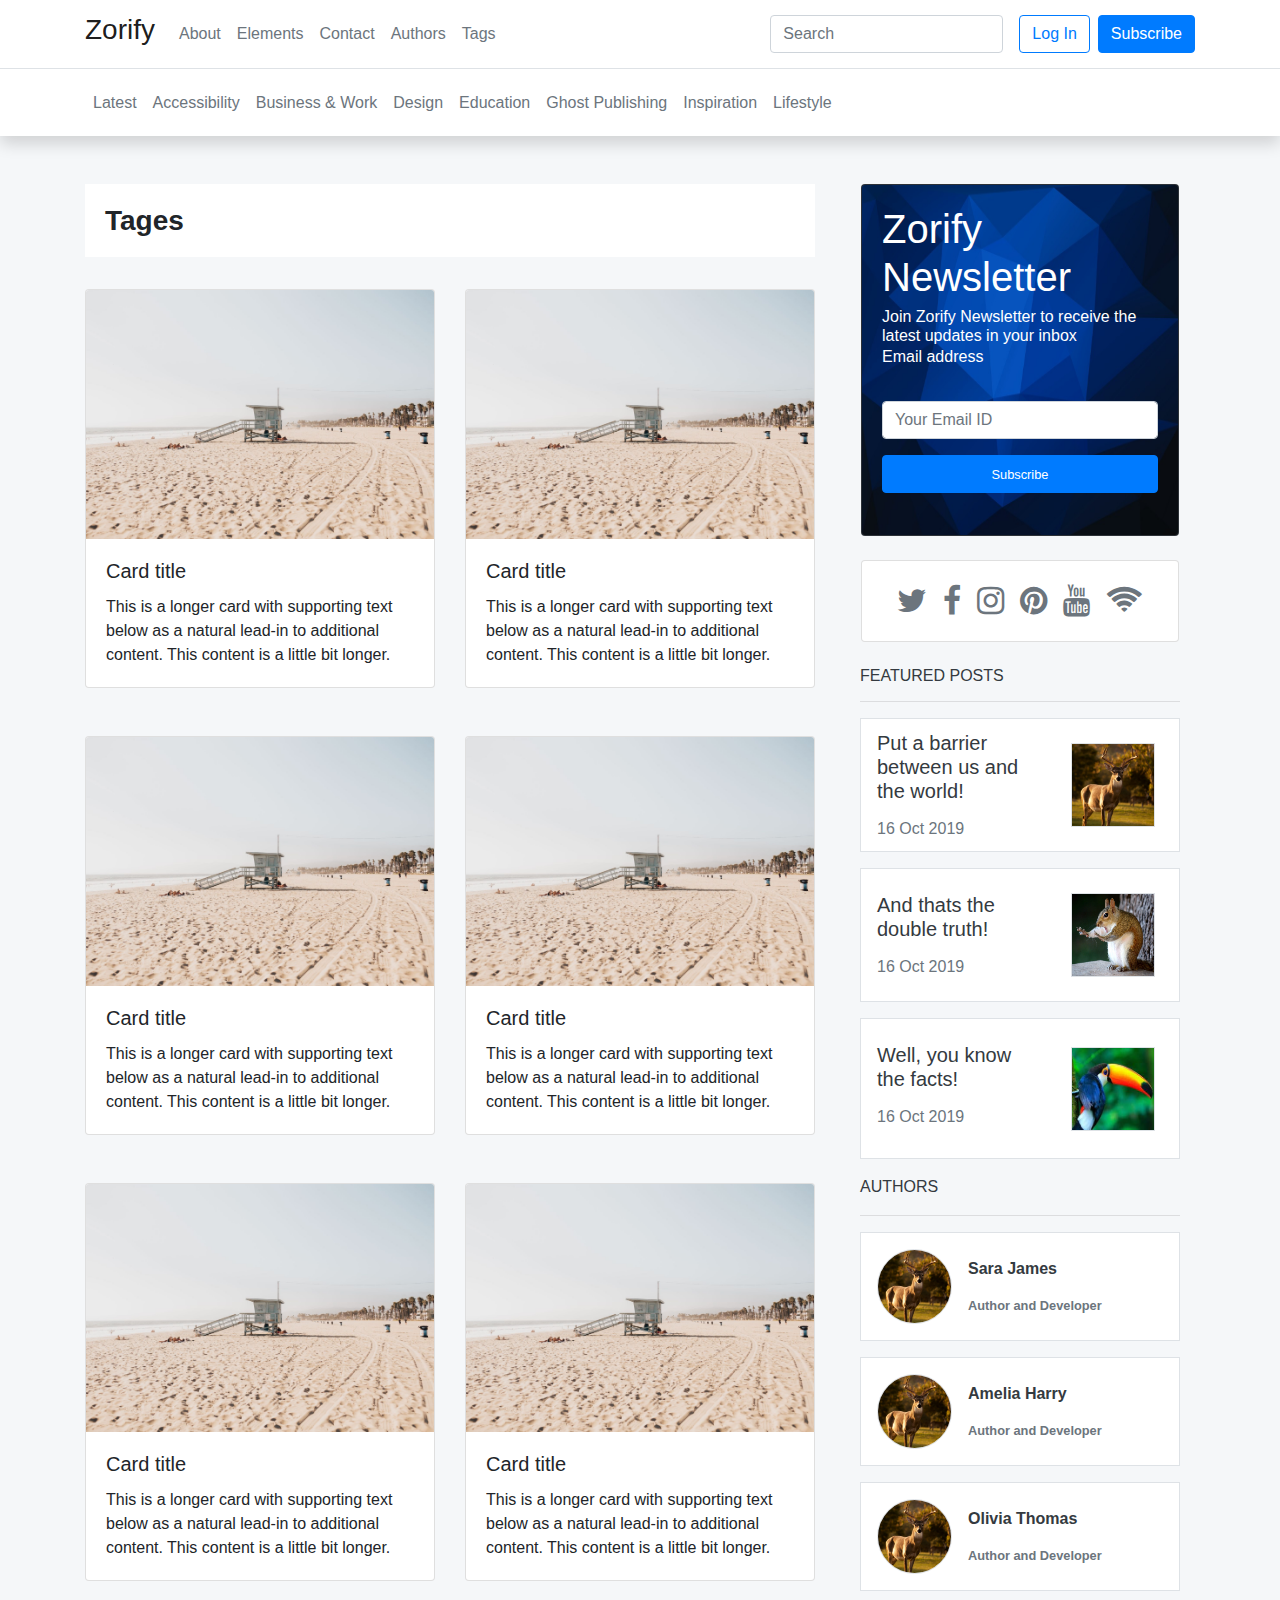
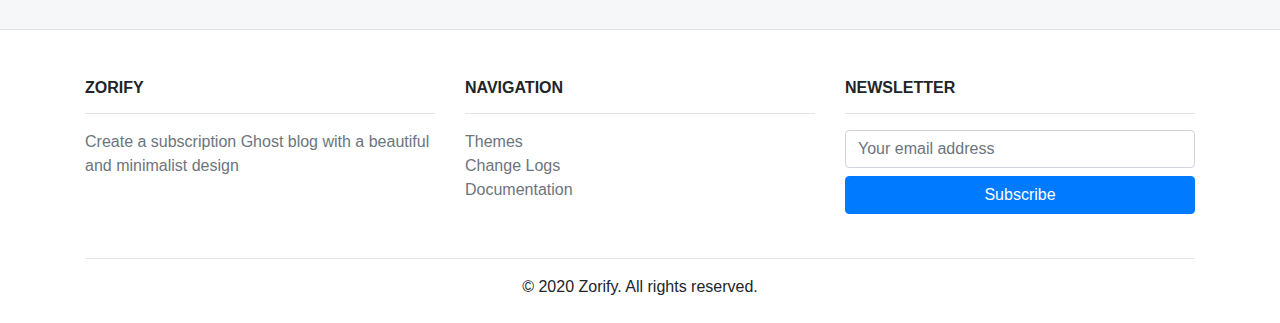
<file: tags.html>
<!DOCTYPE html>
<html lang="en">

<head>
  <meta charset="UTF-8">
  <meta name="viewport" content="width=device-width, initial-scale=1.0">
  <title>Homepage - Zorify</title>

  <link rel="stylesheet" href="https://stackpath.bootstrapcdn.com/bootstrap/4.5.2/css/bootstrap.min.css">

  <!-- Custom Stylesheet -->
  <link rel="stylesheet" href="assets/css/style.css">
  <link rel="stylesheet" href="https://cdnjs.cloudflare.com/ajax/libs/font-awesome/4.7.0/css/font-awesome.min.css">

  <script src="https://code.jquery.com/jquery-3.5.1.slim.min.js"></script>
  <script src="https://cdn.jsdelivr.net/npm/popper.js@1.16.1/dist/umd/popper.min.js"></script>
  <script src="https://stackpath.bootstrapcdn.com/bootstrap/4.5.2/js/bootstrap.min.js"></script>

</head>

<body>

  <!-- Header -->
  <div class="header bg-white mb-5 rounded shadow">

    <div class="header bg-white mb-4 ">

      <nav class="navbar navbar-expand-lg navbar-light border-bottom">
        <div class="container">
          <a class="navbar-brand" href="/">
            <h3 class="text-bold">Zorify</h3>
          </a>
          <button class="navbar-toggler" type="button" data-toggle="collapse" data-target="#navbarSupportedContent" aria-controls="navbarSupportedContent" aria-expanded="false" aria-label="Toggle navigation">
            <span class="navbar-toggler-icon"></span>
          </button>

          <div class="collapse menu navbar-collapse text-secondary " id="navbarSupportedContent">
            <ul class="navbar-nav mr-auto h6 ">
              <li class="nav-item active">
                <a class="nav-link text-muted " href="post2.html">About <span class="sr-only">(current)</span></a>
              </li>
              <li class="nav-item active">
                <a class="nav-link text-muted " href="#">Elements <span class="sr-only">(current)</span></a>
              </li>
              <li class="nav-item active">
                <a class="nav-link text-muted " href="#">Contact<span class="sr-only">(current)</span></a>
              </li>
              <li class="nav-item active">
                <a class="nav-link text-muted " href="authors.html">Authors <span class="sr-only">(current)</span></a>
              </li>
              <li class="nav-item active">
                <a class="nav-link text-muted " href="tags.html">Tags<span class="sr-only">(current)</span></a>
              </li>
            </ul>
            <form class="form-inline my-2 my-lg-0">
              <input class="form-control mr-sm-2" type="search" placeholder="Search" aria-label="Search">
              <button class="btn btn-outline-primary my-2 mx-2 my-sm-0" type="submit">Log In</button>
              <button class="btn btn-primary my-2 my-sm-0 " type="submit">Subscribe</button>
            </form>
          </div>
        </div>
      </nav>

      <nav class="navbar navbar-expand-lg navbar-light">

        <div class="container">
          <div class="collapse navbar-collapse topnav my-2" id="navbarSupportedContent">
            <ul class="navbar-nav h6">
              <li class="nav-item active ">
                <a class="nav-link text-muted " href="index.html">Latest<span class="sr-only">(current)</span></a>
              </li>
              <li class="nav-item active">
                <a class="nav-link text-muted" href="#">Accessibility</a>
              </li>
              <li class="nav-item active">
                <a class="nav-link text-muted" href="#">Business & Work </a>
              </li>
              <li class="nav-item active">
                <a class="nav-link text-muted" href="#">Design</a>
              </li>
              <li class="nav-item active">
                <a class="nav-link text-muted" href="#">Education</a>
              </li>
              <li class="nav-item active">
                <a class="nav-link text-muted" href="#">Ghost Publishing</a>
              </li>
              <li class="nav-item active">
                <a class="nav-link text-muted" href="#">Inspiration</a>
              </li>
              <li class="nav-item active">
                <a class="nav-link text-muted" href="#">Lifestyle</a>
              </li>
            </ul>
          </div>
        </div>
      </nav>
    </div>
  </div>

  <div class="container">

    <div class="row">
      <div class="col-md-8">

        <!-- Tages -->

        <div class="bg-white mb-3">
          <div class="card-body">
            <h3 class="font-weight-bold m-0">Tages</h3>
          </div>
        </div>
        <div class="row">

          <div class="col-6 mb-5 mt-3">
            <div class="card card-inverse bg-white">
              <img src="assets/images/img2.jpg" class="card-img-top" alt="...">
              <div class="card-body">
                <h5 class="card-title">Card title</h5>
                <p class="card-text">This is a longer card with supporting text below as a natural lead-in to additional
                  content. This content is a little bit longer.</p>

              </div>
            </div>

          </div>

          <div class="col-6 mb-5 mt-3">
            <div class="card card-inverse bg-white">
              <img src="assets/images/img2.jpg" class="card-img-top" alt="...">
              <div class="card-body">
                <h5 class="card-title">Card title</h5>
                <p class="card-text">This is a longer card with supporting text below as a natural lead-in to additional
                  content. This content is a little bit longer.</p>

              </div>
            </div>

          </div>



          <div class="col-6 mb-5">
            <div class="card card-inverse bg-white">
              <img src="assets/images/img2.jpg" class="card-img-top" alt="...">
              <div class="card-body">
                <h5 class="card-title">Card title</h5>
                <p class="card-text">This is a longer card with supporting text below as a natural lead-in to additional
                  content. This content is a little bit longer.</p>

              </div>
            </div>

          </div>
          <div class="col-6 mb-5">
            <div class="card card-inverse bg-white">
              <img src="assets/images/img2.jpg" class="card-img-top" alt="...">
              <div class="card-body">
                <h5 class="card-title">Card title</h5>
                <p class="card-text">This is a longer card with supporting text below as a natural lead-in to additional
                  content. This content is a little bit longer.</p>

              </div>
            </div>

          </div>

          <div class="col-6 mb-5">
            <div class="card card-inverse bg-white">
              <img src="assets/images/img2.jpg" class="card-img-top" alt="...">
              <div class="card-body">
                <h5 class="card-title">Card title</h5>
                <p class="card-text">This is a longer card with supporting text below as a natural lead-in to additional
                  content. This content is a little bit longer.</p>

              </div>
            </div>

          </div>


          <div class="col-6 mb-5">
            <div class="card card-inverse bg-white">
              <img src="assets/images/img2.jpg" class="card-img-top" alt="...">
              <div class="card-body">
                <h5 class="card-title">Card title</h5>
                <p class="card-text">This is a longer card with supporting text below as a natural lead-in to additional
                  content. This content is a little bit longer.</p>

              </div>
            </div>

          </div>
        </div>

      </div>





      <div class="col-md-4">

        <!-- Sidebar -->
        <div class="card bg-dark mx-3 text-white">
          <img src="assets/images/bgr.jpg" class="card-img " height="350">
          <div class="card-img-overlay">
            <h1 class="card-title text-decoration-none">Zorify Newsletter</h1>
            <h6 class="card-subtitle ">Join Zorify Newsletter to receive the latest updates in your inbox</h6>
            <form>
              <div class="form-group">
                <label for="exampleFormControlInput1">Email address</label>
                <input type="email" class="form-control mt-4" id="emailid" placeholder="Your Email ID">
                <button type="submit" class="btn btn-primary btn-block mt-3"><small>Subscribe</small></button>
              </div>
            </form>
          </div>
        </div>
        <div class="card my-4 mx-3">
          <div class="d-flex flex-row justify-content-center border-0 p-4">
            <a href="#" class="fa fa-twitter fa-2x px-2 text-muted text-decoration-none"></a>
            <a href="#" class="fa fa-facebook fa-2x px-2 text-muted text-decoration-none"></a>
            <a href="#" class="fa fa-instagram fa-2x px-2 text-muted text-decoration-none"></a>
            <a href="#" class="fa fa-pinterest fa-2x px-2 text-muted text-decoration-none"></a>
            <a href="#" class="fa fa-youtube fa-2x px-2 text-muted text-decoration-none"></a>
            <a href="#" class="fa fa-wifi fa-2x px-2 text-muted text-decoration-none"></a>
          </div>
        </div>
        <div class="container">
          <h6 class="text-dark text-uppercase">Featured posts</h6>
          <hr>
          <a href="#" class="d-flex flex-row border bg-white mb-3 align-items-center justify-content-between text-decoration-none">
            <div class="px-3 h5 text-dark m-0 ct">
              <p id="ct">Put a barrier between us and the world!</p>
              <p class="text-muted h6 m-0">16 Oct 2019</p>
            </div>
            <div class="p-4"><img src="assets/images/a1.jpg" class="ml-0 border" height="84" width="84"></div>
          </a>
          <a href="#" class="d-flex flex-row border bg-white mb-3 align-items-center justify-content-between text-decoration-none">
            <div class="px-3 h5 text-dark m-0 ct">
              <p id="ct">And thats the double truth!</p>
              <p class="text-muted h6 m-0">16 Oct 2019</p>
            </div>
            <div class="p-4"><img src="assets/images/a2.jpg" class="ml-0 border" height="84" width="84"></div>
          </a>
          <a href="#" class="d-flex flex-row border bg-white mb-3 align-items-center justify-content-between text-decoration-none">
            <div class="px-3 h5 py-4 text-dark m-0">
              <p id="ct">Well, you know the facts!</p>
              <p class="text-muted h6 mt-0">16 Oct 2019</p>
            </div>
            <div class="p-4"><img src="assets/images/a3.jpg" class="ml-0 border" height="84" width="84"></div>
          </a>
        </div>

        <div class="container">
          <a class="h6 text-decoration-none text-dark text-uppercase" href="#">Authors&nbsp;</a>
          <hr>
          <a class="d-flex flex-row border bg-white mb-3 align-items-center text-decoration-none" href="#">
            <div class="p-3"><img src="assets/images/a1.jpg" class="ml-0 border rounded-circle" height="75" width="75">
            </div>
            <div class="h6 text-dark author m-0 font-weight-bold">
              <p id="tc">Sara James</p>
              <small class="text-muted font-weight-bold">Author and Developer</small>
            </div>
          </a>
          <a class="d-flex flex-row border bg-white mb-3 align-items-center text-decoration-none author" href="#">
            <div class="p-3"><img src="assets/images/a1.jpg" class="ml-0 border rounded-circle" height="75" width="75">
            </div>
            <div class="h6 text-dark author m-0 font-weight-bold">
              <p id="tc">Amelia Harry</p>
              <small class="text-muted font-weight-bold">Author and Developer</small>
            </div>
          </a>
          <a class="d-flex flex-row border bg-white mb-3 align-items-center text-decoration-none author" href="#">
            <div class="p-3"><img src="assets/images/a1.jpg" class="ml-0 border rounded-circle" height="75" width="75">
            </div>
            <div class="h6 text-dark author m-0 font-weight-bold">
              <p id="tc">Olivia Thomas</p>
              <small class="text-muted font-weight-bold">Author and Developer</small>
            </div>
          </a>
        </div>
      </div>
    </div>

  </div>
  <!-- Footer -->
  <footer class=" bg-white border-top">
    <div class="container text-center text-md-left">
      <div class="row">
        <div class="col-md-4 my-5">
          <h6 class="text-uppercase font-weight-bold">Zorify</h6>
          <hr>
          <p class="text-muted">Create a subscription Ghost blog with a beautiful and minimalist design</p>
        </div>

        <div class="col-md-4 mt-5">
          <h6 class="text-uppercase font-weight-bold">Navigation</h6>
          <hr>
          <ul class="list-unstyled m-0">
            <li>
              <a href="#" class="text-decoration-none text-muted">Themes</a>
            </li>
            <li>
              <a href="#" class="text-decoration-none text-muted">Change Logs</a>
            </li>
            <li>
              <a href="#" class="text-decoration-none text-muted">Documentation</a>
            </li>
          </ul>
        </div>

        <div class="col-md-4 mt-5">
          <h6 class="text-uppercase font-weight-bold">Newsletter</h6>
          <hr>
          <input type="email" class="form-control mb-2" placeholder="Your email address">
          <button class="btn btn-primary btn-block c-btn--action" type="submit">Subscribe</button>
        </div>

        <div class="col-md-12 text-center pb-4">
          <hr>
          <p class="m-0">© 2020 Zorify. All rights reserved.</p>
        </div>
      </div>
    </div>
  </footer>

</body>

</html>
</file>
<file: assets/css/style.css>
body {
  background-color: #F5F7F9;

}
.nav-link:hover {
  color: #000000 ! important;
}
/*.nav-link:hover{
  color: #5869DA !important;
}*/
.textd{
  text-decoration-color: black !important; 
}
.author:hover{
  color: #5869DA !important;
}
</file>
